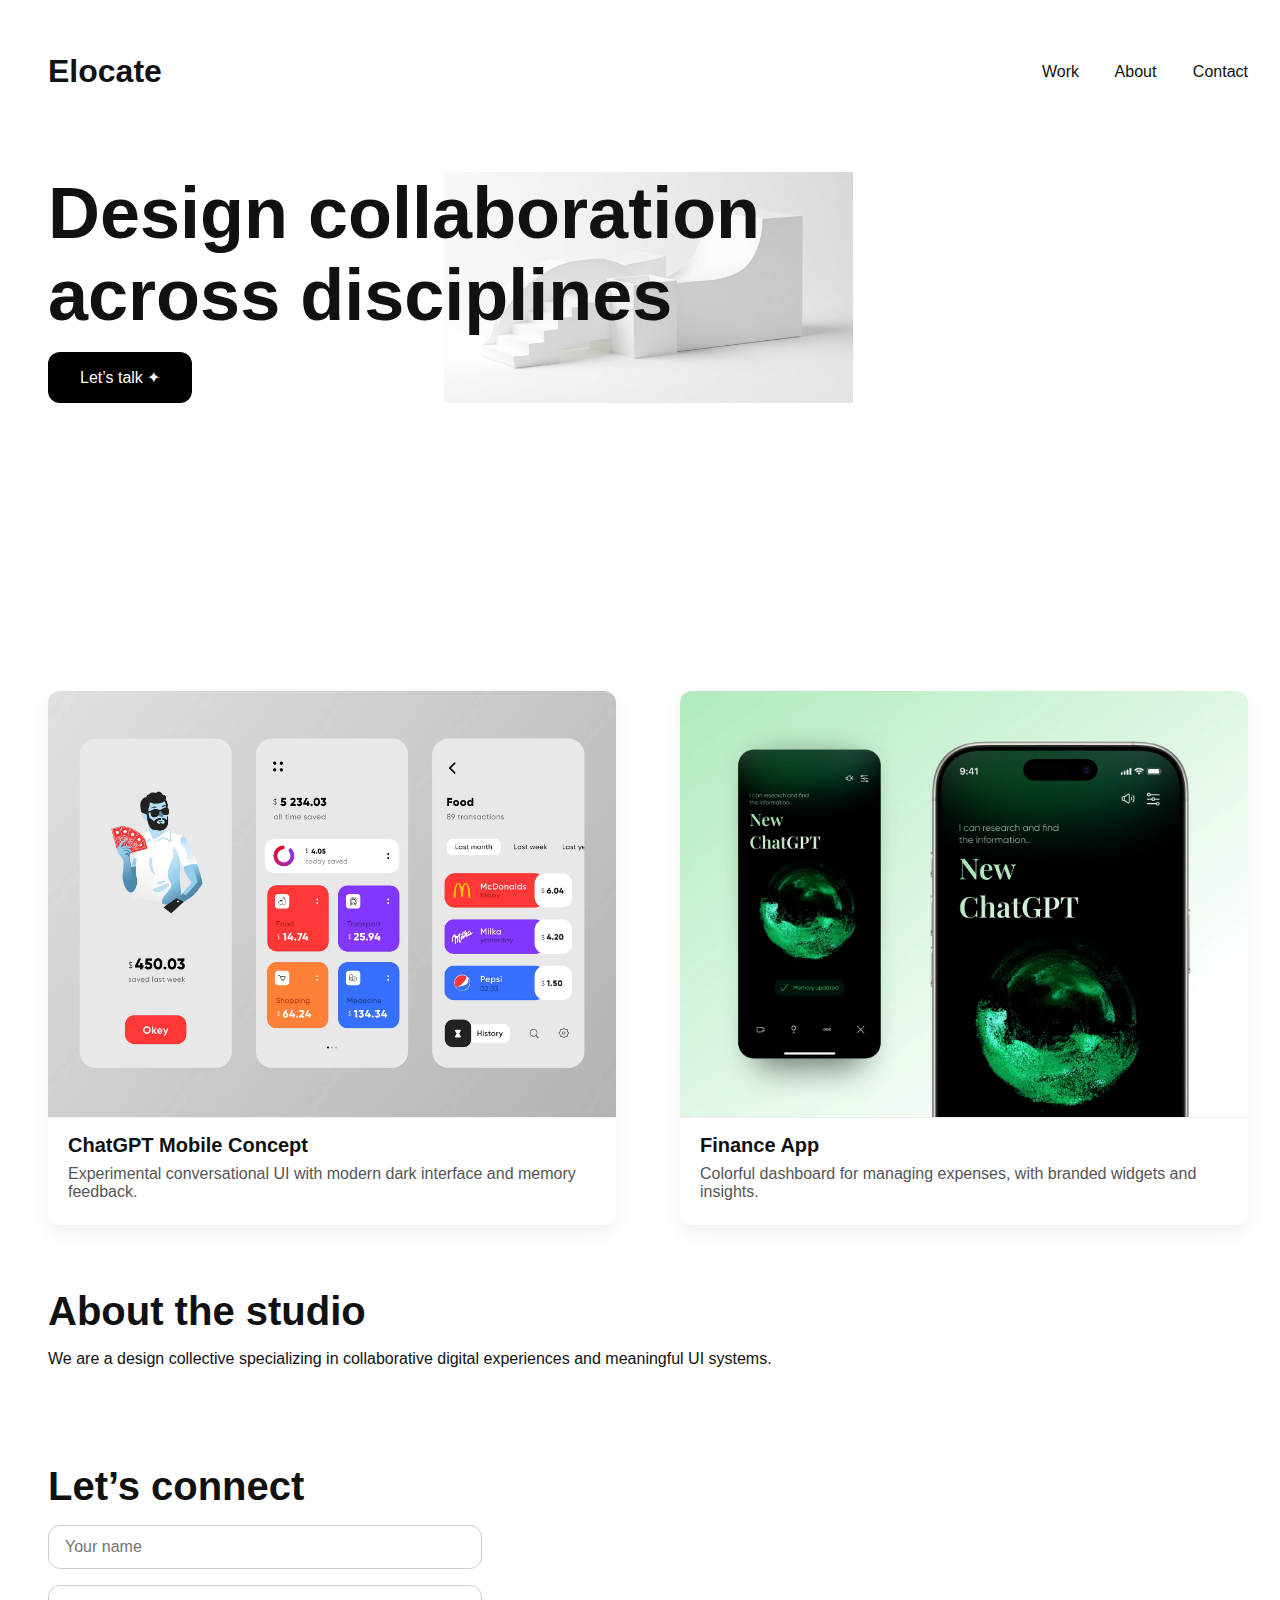
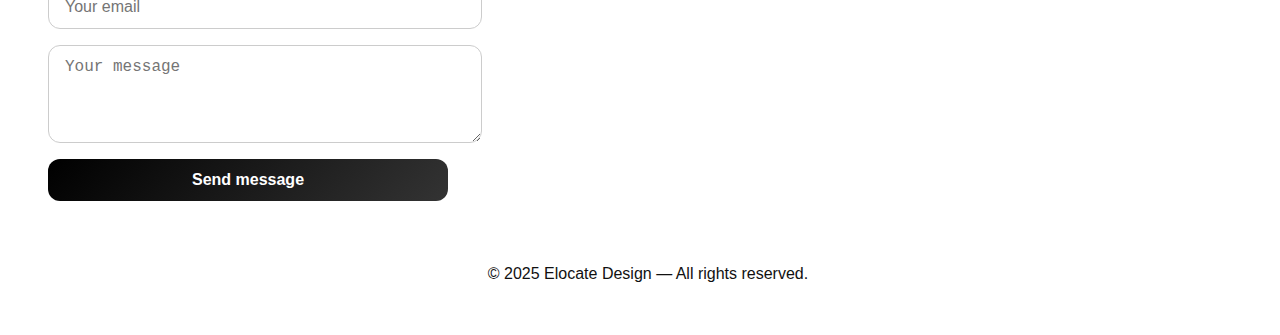
<file: index.html>
<!DOCTYPE html>
<html lang="en">
  <head>
    <meta charset="UTF-8" />
    <title>Elocate Studio</title>
    <meta name="viewport" content="width=device-width, initial-scale=1.0">
    <link rel="stylesheet" href="./styles/theme.css">
  </head>
  <body>
    <header class="header container">
      <h1 class="logo">Elocate</h1>
      <nav>
        <a href="#portfolio">Work</a>
        <a href="#about">About</a>
        <a href="#contact">Contact</a>
      </nav>
    </header>

    <main>
      <section class="hero container">
        <div class="hero-text">
          <h2 class="hero-title">Design collaboration<br> across disciplines</h2>
          <a href="#contact" class="btn btn-primary">Let’s talk ✦</a>
        
        <div class="hero-image">
          
        
      </section>

<section class="spacer-xl"></section>
<section class="pre-about-cards">
  <div class="container cards-grid">
    <div class="card">
      <img src="./assets/images/top/chat.webp" alt="Chat interface design">
      <h3 class="card-title">ChatGPT Mobile Concept</h3>
      <p class="card-desc">Experimental conversational UI with modern dark interface and memory feedback.</p>
    </div>
    <div class="card">
      <img src="./assets/images/top/finance.webp" alt="Finance management app UI">
      <h3 class="card-title">Finance App</h3>
      <p class="card-desc">Colorful dashboard for managing expenses, with branded widgets and insights.</p>
    </div>
  </div>
</section>


<section id="about" class="section container">
        
<h2 class="section-title">About the studio</h2>
<p class="section-desc">
  We are a design collective specializing in collaborative digital experiences and meaningful UI systems.
</p>

  </div>
</section>




<section class="contact">
  <div class="container">
    <h2 class="section-title">Let’s connect</h2>
    <form class="contact-form">
      <input type="text" placeholder="Your name" required>
      <input type="email" placeholder="Your email" required>
      <textarea placeholder="Your message" rows="4" required></textarea>
      <button type="submit">Send message</button>
    </form>
  </div>
</section>

<footer class="footer container">
      <p>© 2025 Elocate Design — All rights reserved.</p>
    </footer>
  </body>
</html>
</file>
<file: styles/theme.css>
:root {
  --font-main: 'Helvetica Neue', sans-serif;
  --color-bg: #fff;
  --color-text: #111;
  --color-accent: #0070f3;
  --color-primary: #000;

  --space-xs: 0.5rem;
  --space-sm: 1rem;
  --space-md: 2rem;
  --space-lg: 4rem;

  --radius-md: 12px;
}

body {
  margin: 0;
  font-family: var(--font-main);
  background: var(--color-bg);
  color: var(--color-text);
}



header.header {
  display: flex;
  justify-content: space-between;
  align-items: center;
  padding-top: var(--space-md);
}

nav a {
  margin-left: var(--space-md);
  text-decoration: none;
  color: var(--color-text);
}



.hero-title { font-size: clamp(2.5rem, 6vw + 1rem, 4.5rem); margin-bottom: var(--space-sm); font-weight: 700; }

.btn {
  display: inline-block;
  padding: var(--space-sm) var(--space-md);
  background-color: var(--color-primary);
  color: white;
  text-decoration: none;
  border-radius: var(--radius-md);
  transition: background 0.3s ease;
}

.btn:hover {
  background-color: var(--color-accent);
}

.section {
  margin-top: var(--space-lg);
}

.section-title { font-size: clamp(1.5rem, 3vw + 1rem, 2.5rem); margin-bottom: var(--space-sm); font-weight: 600; }



.portfolio-item {
  background: #f2f2f2;
  padding: var(--space-md);
  border-radius: var(--radius-md);
  text-align: center;
}

.clients-logos {
  display: flex;
  gap: var(--space-md);
  align-items: center;
}

.contact-form {
  display: flex;
  flex-direction: column;
  gap: var(--space-sm);
  max-width: 400px;
}

footer.footer {
  text-align: center;
  margin-top: var(--space-lg);
  padding-bottom: var(--space-md);
}

/* Анимация логотипов */
@keyframes scrollLogos {
  0% { transform: translateX(0); }
  100% { transform: translateX(-50%); }
}

.scrolling-logos {
  display: flex;
  overflow: hidden;
  gap: 2rem;
  animation: scrollLogos 20s linear infinite;
}

.scrolling-logos img {
  height: 40px;
  flex-shrink: 0;
}

/* --------- Media Queries --------- */
@media (max-width: 1024px) {
  

  .hero-image img {
    max-width: 100%;
  }

  .hero-title { font-size: clamp(2.5rem, 6vw + 1rem, 4.5rem); margin-bottom: var(--space-sm); font-weight: 700; }

  
}

@media (max-width: 768px) {
  .header {
    flex-direction: column;
    gap: 1rem;
  }

  nav a {
    margin-left: 0;
    margin-right: var(--space-md);
  }

  .hero-title { font-size: clamp(2.5rem, 6vw + 1rem, 4.5rem); margin-bottom: var(--space-sm); font-weight: 700; }

  

  .contact-form {
    width: 100%;
  }

  
}

@media (max-width: 480px) {
  .hero-title { font-size: clamp(2.5rem, 6vw + 1rem, 4.5rem); margin-bottom: var(--space-sm); font-weight: 700; }

  .btn {
    width: 100%;
    text-align: center;
  }

  .clients-logos img {
    height: 30px;
  }
}



.hero-abstract {
  width: 100%;
  max-width: 500px;
  margin-top: var(--space-md);
  display: block;
}

.scrolling-logos:hover { animation-play-state: paused; }

.portfolio-caption {
  font-size: 1rem;
  color: var(--gray-600);
  text-align: left;
  margin-top: 0.5rem;
  font-weight: 400;
}







.featured-grid {
  display: grid;
  grid-template-columns: repeat(auto-fit, minmax(300px, 1fr));
  gap: var(--space-md);
  margin-top: var(--space-sm);
}

.featured-item {
  display: flex;
  flex-direction: column;
}













.hero {
  padding: var(--space-xl) 0;
  background: url('../assets/images/top/hero-bg.jpg') center center / contain no-repeat;
  background-color: white;
}







@media (min-width: 768px) {
  
}





.portfolio-grid {
  display: grid;
  grid-template-columns: repeat(auto-fit, minmax(300px, 1fr));
  gap: var(--space-md);
  align-items: start;
}



.portfolio-card:hover {
  transform: translateY(-4px);
}



@media (min-width: 1920px) {
  
  .portfolio-grid {
    gap: var(--space-lg);
  }
  
}

.portfolio-card {
  display: flex;
  flex-direction: column;
  gap: var(--space-xs);
  text-align: center;
  text-decoration: none;
  transition: transform 0.3s ease;
  padding: var(--space-sm);
  background: #fff;
  border-radius: var(--radius-md, 16px);
  box-shadow: 0 4px 10px rgba(0, 0, 0, 0.06);
}

.portfolio-card:hover {
  transform: translateY(-4px);
}

.portfolio-card img {
  width: 100%;
  height: 220px;
  object-fit: cover;
  border-radius: var(--radius-md, 16px);
}

button,
.button {
  background: linear-gradient(135deg, #000, #333);
  color: #fff;
  padding: 0.75rem 1.5rem;
  border-radius: var(--radius-md, 12px);
  font-size: 1rem;
  font-weight: 600;
  border: none;
  cursor: pointer;
  transition: all 0.3s ease;
  text-align: center;
}

button:hover,
.button:hover {
  background: linear-gradient(135deg, #0070f3, #0050c2);
  transform: translateY(-2px);
  box-shadow: 0 6px 20px rgba(0, 0, 0, 0.15);
}

.contact-form input,
.contact-form textarea {
  padding: 0.75rem 1rem;
  border: 1px solid #ccc;
  border-radius: var(--radius-md, 12px);
  font-size: 1rem;
  width: 100%;
  transition: border 0.2s ease;
}

.contact-form input:focus,
.contact-form textarea:focus {
  border-color: #0070f3;
  outline: none;
}

.cards-grid {
  display: grid;
  grid-template-columns: repeat(auto-fit, minmax(320px, 1fr));
  gap: var(--space-lg);
  margin-bottom: var(--space-xl);
}

.card {
  background: #fff;
  border-radius: var(--radius-md, 16px);
  box-shadow: 0 8px 20px rgba(0, 0, 0, 0.06);
  overflow: hidden;
  transition: transform 0.3s ease;
  text-align: left;
}

.card:hover {
  transform: translateY(-6px);
}

.card img {
  width: 100%;
  height: auto;
  display: block;
  border-bottom: 1px solid #eee;
}

.card-title {
  font-size: 1.25rem;
  font-weight: 600;
  margin: 1rem 1.25rem 0.5rem;
}

.card-desc {
  font-size: 1rem;
  color: #555;
  margin: 0 1.25rem 1.5rem;
}


@media (min-width: 1440px) {
  .cards-grid {
    grid-template-columns: repeat(2, 1fr);
  }
}

@media (max-width: 1024px) {
  .cards-grid {
    grid-template-columns: 1fr;
  }

  .card-title {
    font-size: 1.125rem;
  }

  .card-desc {
    font-size: 0.95rem;
  }
}

@media (max-width: 768px) {
  .card {
    margin: 0 auto;
    max-width: 90%;
  }

  .card-title {
    font-size: 1rem;
  }

  .card-desc {
    font-size: 0.875rem;
  }
}


/* Responsive layout for Hero section */
@media (max-width: 1024px) {
  .hero {
    padding-top: 6rem;
    padding-bottom: 6rem;
  }

  .hero 

  .hero-text {
    align-items: center;
  }

  .hero-title {
    font-size: 2rem;
    line-height: 1.3;
  }

  .btn {
    margin-top: 1.25rem;
  }

  .hero-image img {
    max-width: 90%;
    height: auto;
  }
}

@media (max-width: 600px) {
  .hero {
    padding-top: 4rem;
    padding-bottom: 4rem;
  }

  .hero-title {
    font-size: 1.75rem;
  }
}


/* Base layout container with consistent side paddings */
.container {
  max-width: 1200px;
  padding-left: 2rem;
  padding-right: 2rem;
  margin-left: auto;
  margin-right: auto;
  width: 100%;
}

@media (max-width: 1440px) {
  .container {
    padding-left: 3rem;
    padding-right: 3rem;
  }
}

@media (max-width: 1024px) {
  .container {
    padding-left: 2rem;
    padding-right: 2rem;
  }
}

@media (max-width: 768px) {
  .container {
    padding-left: 1.25rem;
    padding-right: 1.25rem;
  }
}

@media (max-width: 480px) {
  .container {
    padding-left: 1rem;
    padding-right: 1rem;
  }
}


/* About Section */
.about-section {
  padding-top: 6rem;
  padding-bottom: 6rem;
  text-align: center;
}

.about-section .section-title {
  font-size: 2rem;
  font-weight: 600;
  margin-bottom: 1.5rem;
}

.about-section .section-desc {
  font-size: 1.125rem;
  color: #666;
  max-width: 700px;
  margin: 0 auto;
  line-height: 1.6;
}

/* Spacer between sections */
.spacer-xl {
  height: 6rem;
}


/* Hero layout adjustment */
.hero .container {
  display: flex;
  justify-content: space-between;
  align-items: center;
  gap: 4rem;
}

.hero-text {
  flex: 1;
}

.hero-image {
  flex: 1;
}

.hero-image img {
  max-width: 100%;
  height: auto;
  border-radius: var(--radius-lg, 1rem);
}

@media (max-width: 1024px) {
  .hero .container {
    flex-direction: column;
    text-align: center;
  }
  .hero-text {
    order: 1;
  }
  .hero-image {
    order: 2;
  }
}


.hero-image {
  display: flex;
  justify-content: flex-end;
}

.hero-image img {
  width: 100%;
  max-width: 520px;
  height: auto;
  border-radius: var(--radius-lg, 1rem);
}

/* Вертикальные отступы между секциями */
section + section {
  margin-top: 6rem;
}


/* Clients section */
.clients {
  padding-top: 4rem;
  padding-bottom: 4rem;
  text-align: center;
}

.client-logos {
  display: flex;
  flex-wrap: nowrap;
  gap: 3rem;
  justify-content: center;
  overflow-x: auto;
  padding-top: 2rem;
}

.client-logos img {
  height: 40px;
  opacity: 0.6;
  transition: opacity 0.3s ease;
}

.client-logos img:hover {
  opacity: 1;
}

/* Contact form styles already included earlier */


.client-carousel {
  overflow: hidden;
  padding-top: 2rem;
}

.carousel-track {
  display: flex;
  gap: 64px;
  animation: scrollLoop 40s linear infinite;
}

.carousel-track img {
  width: 200px;
  height: 200px;
  object-fit: cover;
  border-radius: 16px;
  flex-shrink: 0;
  opacity: 0.7;
  transition: opacity 0.3s;
}

.carousel-track img:hover {
  opacity: 1;
}

@keyframes scrollLoop {
  0% {
    transform: translateX(0);
  }
  100% {
    transform: translateX(-50%);
  }
}
</file>
